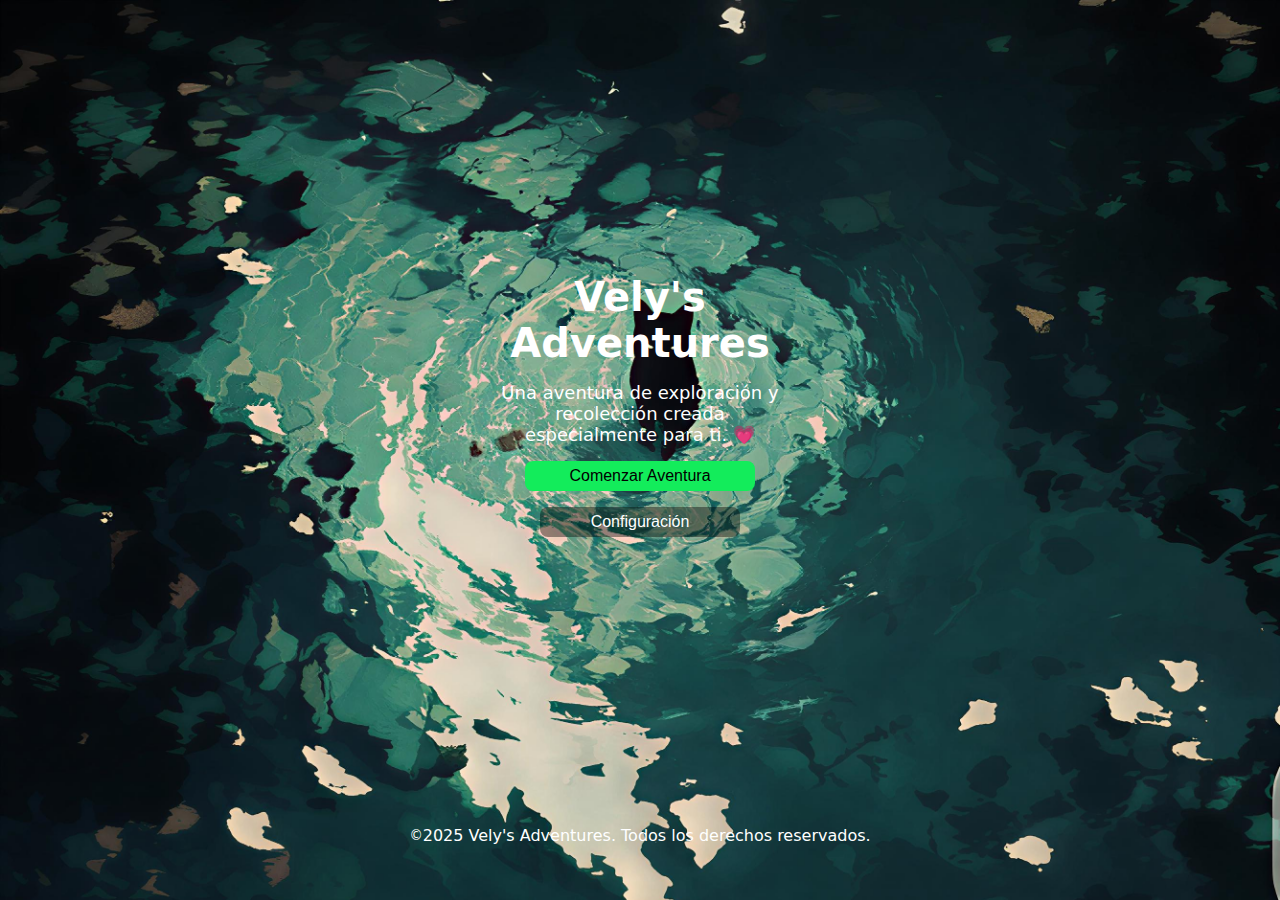
<file: index.html>
<!DOCTYPE html>
<html lang="es">
<head>
    <meta charset="UTF-8">
    <meta name="viewport" content="width=device-width, initial-scale=1.0">
    <meta name="description" content="Juego Web diseñado especificamente para mi tilina Vely, hecho con muchisimo amor para mi novia hermosa, espero lo disfrutes corazón de melocotón">
    <link rel="stylesheet" href="./css/styles.css">
    <title>Vely's Adventures</title>
    <script src="./js/app.js"></script>
</head>
<body onclick="playAudio()">
    <main>
        <h1>Vely's Adventures</h1>
        <p>Una aventura de exploración y recolección creada especialmente para ti. 💗</p>
        <button id="start" type="button" aria-label="Boton para comenzar el juego">Comenzar Aventura</button>
        <button id="config" type="button" aria-label="Boton para ir a la Configuración">Configuración</button>
        <audio id="audio-fondo" autoplay loop src="./assets/audio/fondo.mp3" type="audio/mpeg"></audio>
    </main>
    <footer>
        <small>&copy;</small><p>2025 Vely's Adventures. Todos los derechos reservados.</p>
    </footer>
</body>
</html>
</file>
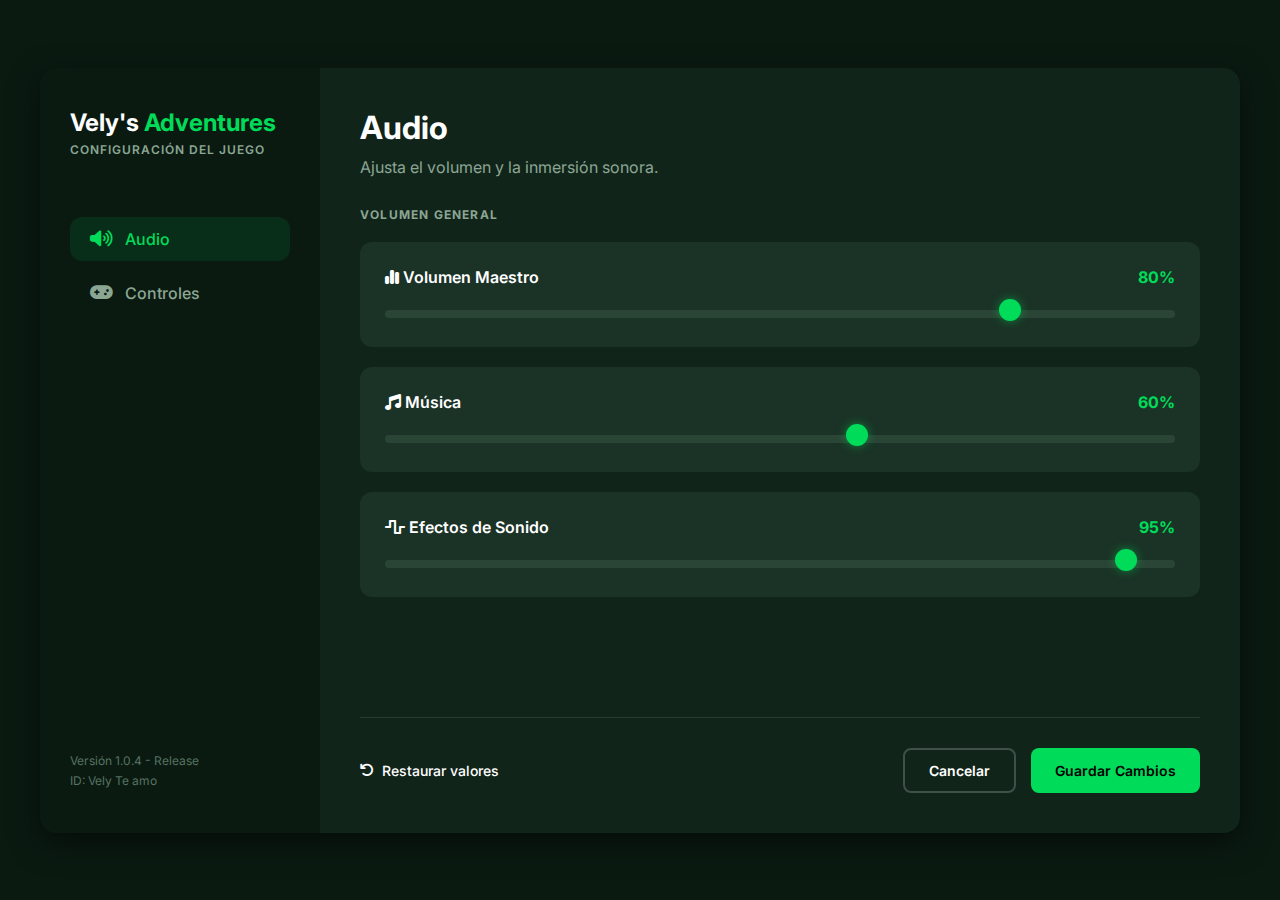
<file: config.html>
<!DOCTYPE html>
<html lang="es">
<head>
    <meta charset="UTF-8">
    <meta name="viewport" content="width=device-width, initial-scale=1.0">
    <title>Configuración del Juego</title>
    <link rel="stylesheet" href="./css/config.css">
    <link href="https://fonts.googleapis.com/css2?family=Inter:wght@400;500;600;700&display=swap" rel="stylesheet">
    <link rel="stylesheet" href="https://cdnjs.cloudflare.com/ajax/libs/font-awesome/6.4.0/css/all.min.css">
</head>
<body>

<div class="main-wrapper">
    <aside class="sidebar">
        <div class="brand">
            <h1>Vely's <span>Adventures</span></h1>
            <p>CONFIGURACIÓN DEL JUEGO</p>
        </div>

        <nav class="sidebar-nav">
            <div class="nav-item active" onclick="openTab('audio', this)">
                <i class="fa-solid fa-volume-high"></i> Audio
            </div>
            <div class="nav-item" onclick="openTab('controls', this)">
                <i class="fa-solid fa-gamepad"></i> Controles
            </div>
        </nav>

        <div class="sidebar-footer">
            <p>Versión 1.0.4 - Release</p>
            <p>ID: Vely Te amo</p>
        </div>
    </aside>

    <main class="content-area">
        
        <div id="audio" class="tab-content active-tab">
            <header class="card-header">
                <h2>Audio</h2>
                <p>Ajusta el volumen y la inmersión sonora.</p>
            </header>

            <section class="settings-section">
                <h3>VOLUMEN GENERAL</h3>
                
                <div class="control-group slider-group">
                    <div class="label-row">
                        <label><i class="fa-solid fa-chart-simple"></i> Volumen Maestro</label>
                        <span class="percentage">80%</span>
                    </div>
                    <input type="range" min="0" max="100" value="80" class="custom-slider">
                </div>

                 <div class="control-group slider-group">
                    <div class="label-row">
                        <label><i class="fa-solid fa-music"></i> Música</label>
                        <span class="percentage">60%</span>
                    </div>
                    <input type="range" min="0" max="100" value="60" class="custom-slider">
                </div>

                 <div class="control-group slider-group">
                    <div class="label-row">
                        <label><i class="fa-solid fa-wave-square"></i> Efectos de Sonido</label>
                        <span class="percentage">95%</span>
                    </div>
                    <input type="range" min="0" max="100" value="95" class="custom-slider">
                </div>
            </section>

            <footer class="card-footer">
                <a href="#" class="restore-link"><i class="fa-solid fa-arrow-rotate-left"></i> Restaurar valores</a>
                <div class="button-group">
                    <button class="btn btn-outline">Cancelar</button>
                    <button class="btn btn-primary">Guardar Cambios</button>
                </div>
            </footer>
        </div>

        <div id="controls" class="tab-content">
            <header class="card-header">
                <h2>Controles</h2>
                <p>Visualiza el mapa de teclas para moverte e interactuar.</p>
            </header>

            <section class="settings-section">
                <h3>MOVIMIENTO Y ACCIÓN</h3>
                
                <div class="controls-grid">
                    <div class="control-card">
                        <div class="key-cap">W</div>
                        <span class="action-text">Avanzar hacia adelante</span>
                    </div>
                    <div class="control-card">
                        <div class="key-cap">S</div>
                        <span class="action-text">Avanzar hacia atrás</span>
                    </div>
                    <div class="control-card">
                        <div class="key-cap">A</div>
                        <span class="action-text">Avanzar izquierda</span>
                    </div>
                    <div class="control-card">
                        <div class="key-cap">D</div>
                        <span class="action-text">Avanzar derecha</span>
                    </div>
                    <div class="control-card">
                        <div class="key-cap space">Espacio</div>
                        <span class="action-text">Saltar</span>
                    </div>
                    <div class="control-card">
                        <div class="key-cap">E</div>
                        <span class="action-text">Interactuar con objetos</span>
                    </div>
                </div>
            </section>

            <footer class="card-footer">
                <div></div>
                <div class="button-group">
                    <button class="btn btn-primary">Entendido</button>
                </div>
            </footer>
        </div>

    </main>
</div>

<script src="./js/script.js"></script>

</body>
</html>
</file>
<file: css/styles.css>
:root {
    --primary: #13ec5b;
    --text-primary: white;
    --transparent: rgb(0 0 0 / 40%);
}

* {
    margin: 0;
    padding: 0;
    box-sizing: border-box;
}

body {

    font-family: system-ui, -apple-system, BlinkMacSystemFont, 'Segoe UI', Roboto, Oxygen, Ubuntu, Cantarell, 'Open Sans', 'Helvetica Neue', sans-serif;
    background-image: url('../assets/images/Fondo.jpg');
    background-size: cover;
    background-repeat: no-repeat;
}

main {
    display: flex;
    flex-direction: column;
    justify-content: center;
    align-items: center;
    width: 50%;
    height: 90dvh;
    margin: 0 auto;
    gap: 1rem;
}

main h1 {
    color: var(--text-primary);
    font-weight: 700;
    font-size: 40px;
    width: 300px;
    text-align: center;
}

main p {
    color: var(--text-primary);
    width: 300px;
    text-align: center;
    font-size: 18px;
}

footer {
    display: flex;
    flex-direction: row;
    align-items: center;
    justify-content: center;
    color: var(--text-primary);
    margin: 1rem;
}

/* Identificators */
#start {
    background-color: var(--primary);
    width: 230px;
    height: 30px;
    border: none;
    border-radius: 0.5rem;
    font-size: 16px;
    cursor: pointer;

    &:hover {
        transform: scale(105%);
    }
}

#config {
    background-color: var(--transparent);
    color: var(--text-primary);
    width: 200px;
    height: 10vh;
    height: 30px;
    border: none;
    border-radius: 0.5rem;
    font-size: 16px;
    cursor: pointer;

    &:hover {
        transform: scale(105%);
    }
}
</file>
<file: css/config.css>
/* --- VARIABLES Y RESET --- */
:root {
    --bg-darker: #0a1a11;
    --bg-dark: #11241a;
    --bg-input: #1a3326;
    --primary-green: #00dc5a;
    --text-white: #ffffff;
    --text-muted: #8ba693;
    --text-dark-green: #577361;
    --font-stack: 'Inter', sans-serif;
}

* { margin: 0; padding: 0; box-sizing: border-box; }

body {
    font-family: var(--font-stack);
    background-color: var(--bg-darker);
    color: var(--text-white);
    height: 100vh;
    display: flex;
    justify-content: center;
    align-items: center;
    padding: 20px;
}

/* --- LAYOUT PRINCIPAL --- */
.main-wrapper {
    display: flex;
    width: 100%;
    max-width: 1200px;
    height: 85vh;
    background-color: var(--bg-darker);
    border-radius: 16px;
    overflow: hidden;
    box-shadow: 0 10px 30px rgba(0,0,0,0.5);
}

/* --- SIDEBAR --- */
.sidebar {
    width: 280px;
    background-color: var(--bg-darker);
    padding: 40px 30px;
    display: flex;
    flex-direction: column;
    justify-content: space-between;
    flex-shrink: 0;
}

.brand h1 { font-size: 24px; font-weight: 700; margin-bottom: 5px; }
.brand h1 span { color: var(--primary-green); }
.brand p { font-size: 12px; color: var(--text-muted); letter-spacing: 1px; font-weight: 600; }

.sidebar-nav {
    display: flex;
    flex-direction: column;
    gap: 10px;
    margin-top: 60px;
    flex-grow: 1;
}

.nav-item {
    text-decoration: none;
    color: var(--text-muted);
    padding: 12px 20px;
    border-radius: 12px;
    display: flex;
    align-items: center;
    gap: 15px;
    font-weight: 500;
    transition: all 0.3s ease;
    cursor: pointer;
}
.nav-item i { font-size: 18px; width: 20px; text-align: center; }

.nav-item:hover, .nav-item.active {
    background-color: rgba(0, 220, 90, 0.1);
    color: var(--primary-green);
}

.sidebar-footer p { font-size: 12px; color: var(--text-dark-green); margin-bottom: 5px; }

/* --- ÁREA DE CONTENIDO --- */
.content-area {
    flex-grow: 1;
    background-color: var(--bg-dark);
    padding: 40px;
    border-top-right-radius: 16px;
    border-bottom-right-radius: 16px;
    overflow-y: auto;
}

/* Lógica de pestañas */
.tab-content { display: none; height: 100%; animation: fadeIn 0.3s ease; }
.tab-content.active-tab { display: flex; flex-direction: column; }

@keyframes fadeIn { from { opacity: 0; transform: translateY(10px); } to { opacity: 1; transform: translateY(0); } }

.card-header { margin-bottom: 30px; }
.card-header h2 { font-size: 32px; margin-bottom: 10px; }
.card-header p { color: var(--text-muted); }

.settings-section { margin-bottom: 30px; }
.settings-section h3 {
    font-size: 12px; color: var(--text-muted); letter-spacing: 1.2px;
    font-weight: 700; margin-bottom: 20px; text-transform: uppercase;
}

/* --- COMPONENTES: SLIDERS --- */
.slider-group {
    background-color: var(--bg-input);
    padding: 25px;
    border-radius: 12px;
    margin-bottom: 20px;
}
.label-row { display: flex; justify-content: space-between; margin-bottom: 15px; font-weight: 600; }
.percentage { color: var(--primary-green); font-weight: 700; }

.custom-slider {
    -webkit-appearance: none; width: 100%; height: 8px;
    background: #2a4536; border-radius: 5px; outline: none;
}
.custom-slider::-webkit-slider-thumb {
    -webkit-appearance: none; appearance: none;
    width: 22px; height: 22px; background: var(--primary-green);
    border-radius: 50%; cursor: pointer;
    box-shadow: 0 0 10px rgba(0, 220, 90, 0.5); margin-top: -7px;
}

/* --- COMPONENTES: CONTROLES --- */
.controls-grid {
    display: grid;
    grid-template-columns: repeat(auto-fit, minmax(280px, 1fr));
    gap: 20px;
}

.control-card {
    background-color: var(--bg-input);
    padding: 15px 20px;
    border-radius: 12px;
    display: flex; align-items: center; gap: 20px;
    transition: transform 0.2s ease;
}
.control-card:hover { transform: translateY(-2px); background-color: #234232; }

.key-cap {
    background-color: #2d4a3e; color: var(--text-white);
    font-family: monospace; font-size: 18px; font-weight: 700;
    min-width: 45px; height: 45px;
    display: flex; justify-content: center; align-items: center;
    border-radius: 8px; border-bottom: 4px solid #1c3329;
    box-shadow: 0 4px 6px rgba(0,0,0,0.2); text-transform: uppercase;
}
.key-cap.space { min-width: 100px; font-size: 14px; }

.action-text { font-size: 14px; color: var(--text-muted); font-weight: 500; }
.control-card:hover .action-text { color: var(--text-white); }

/* --- FOOTER --- */
.card-footer {
    margin-top: auto; padding-top: 30px;
    border-top: 1px solid rgba(255,255,255,0.1);
    display: flex; justify-content: space-between; align-items: center;
}
.restore-link { color: var(--text-white); text-decoration: none; font-size: 14px; font-weight: 500; display: flex; align-items: center; gap: 8px; }
.button-group { display: flex; gap: 15px; }

.btn { padding: 12px 24px; border-radius: 8px; font-weight: 600; cursor: pointer; font-size: 14px; border: none; font-family: var(--font-stack); }
.btn-outline { background: transparent; border: 2px solid rgba(255,255,255,0.2); color: var(--text-white); }
.btn-primary { background-color: var(--primary-green); color: #000; }
.btn-primary:hover { background-color: #00b34a; }
</file>
